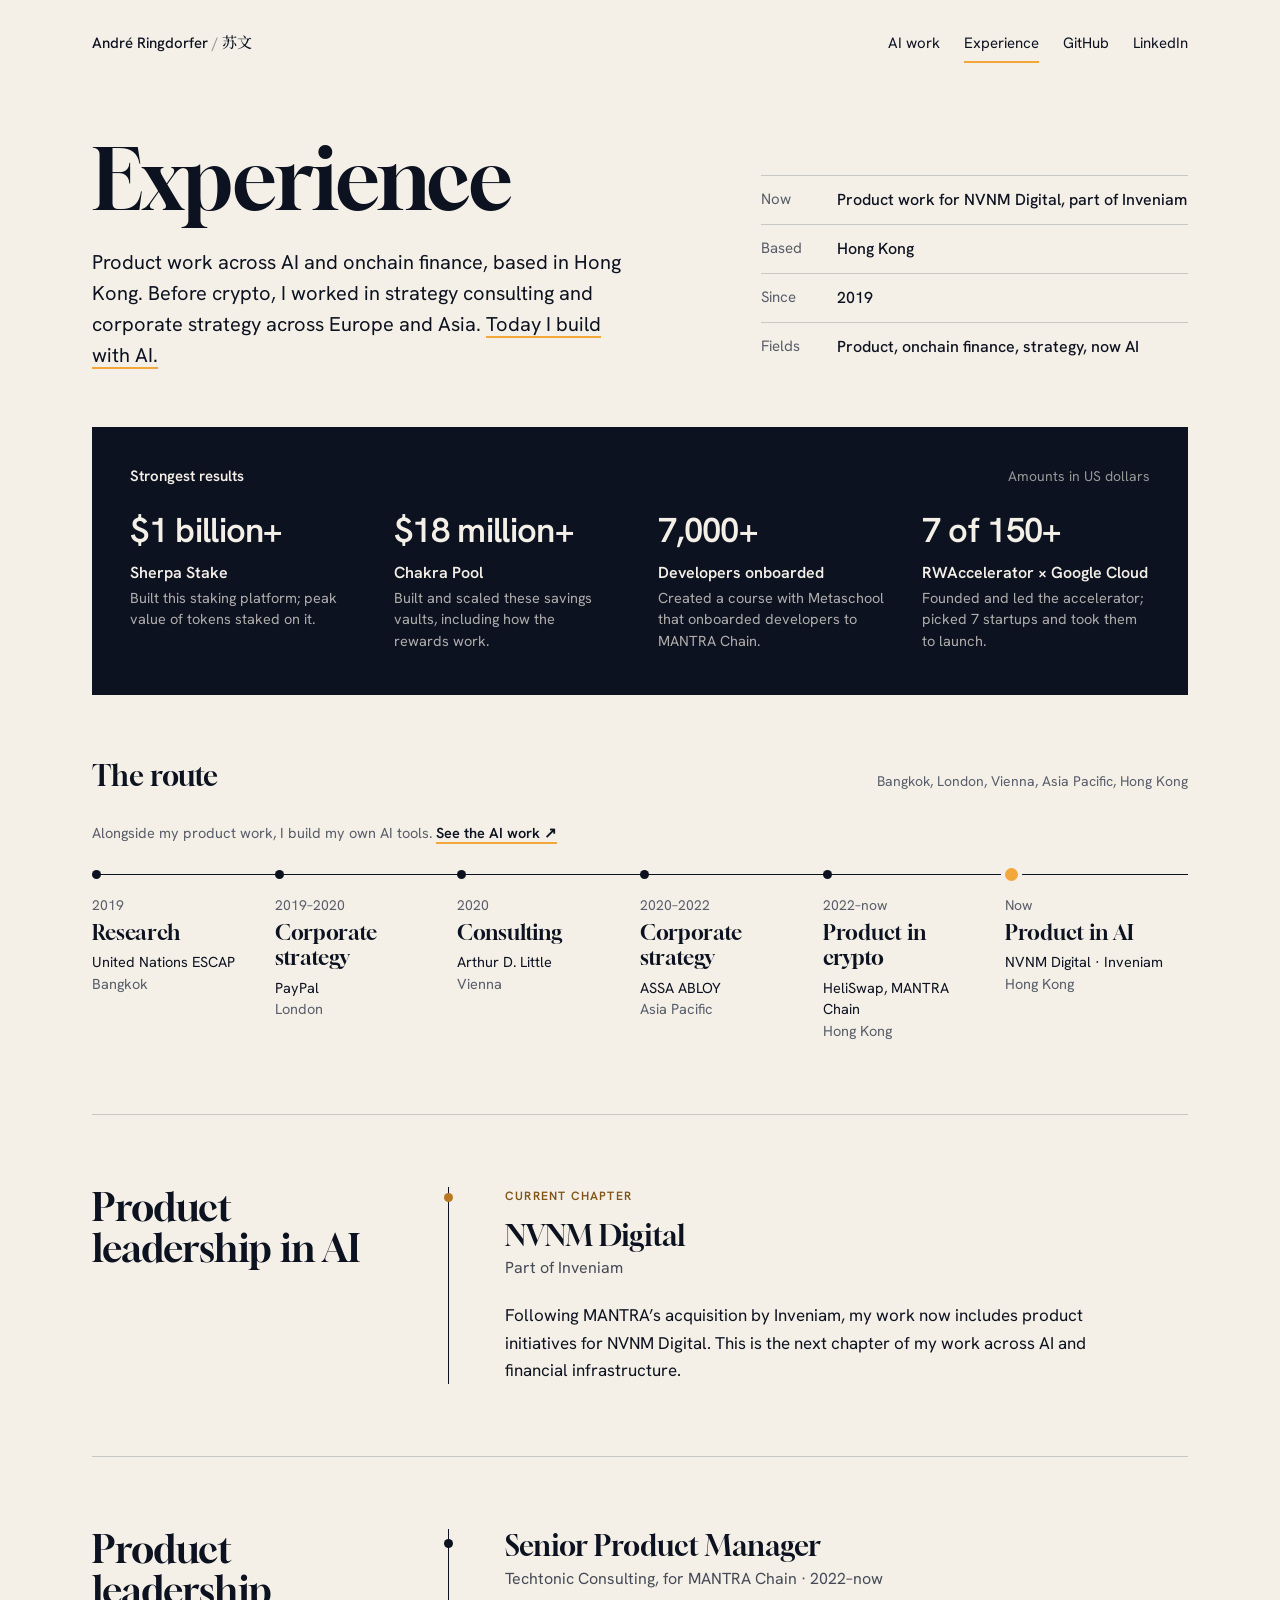
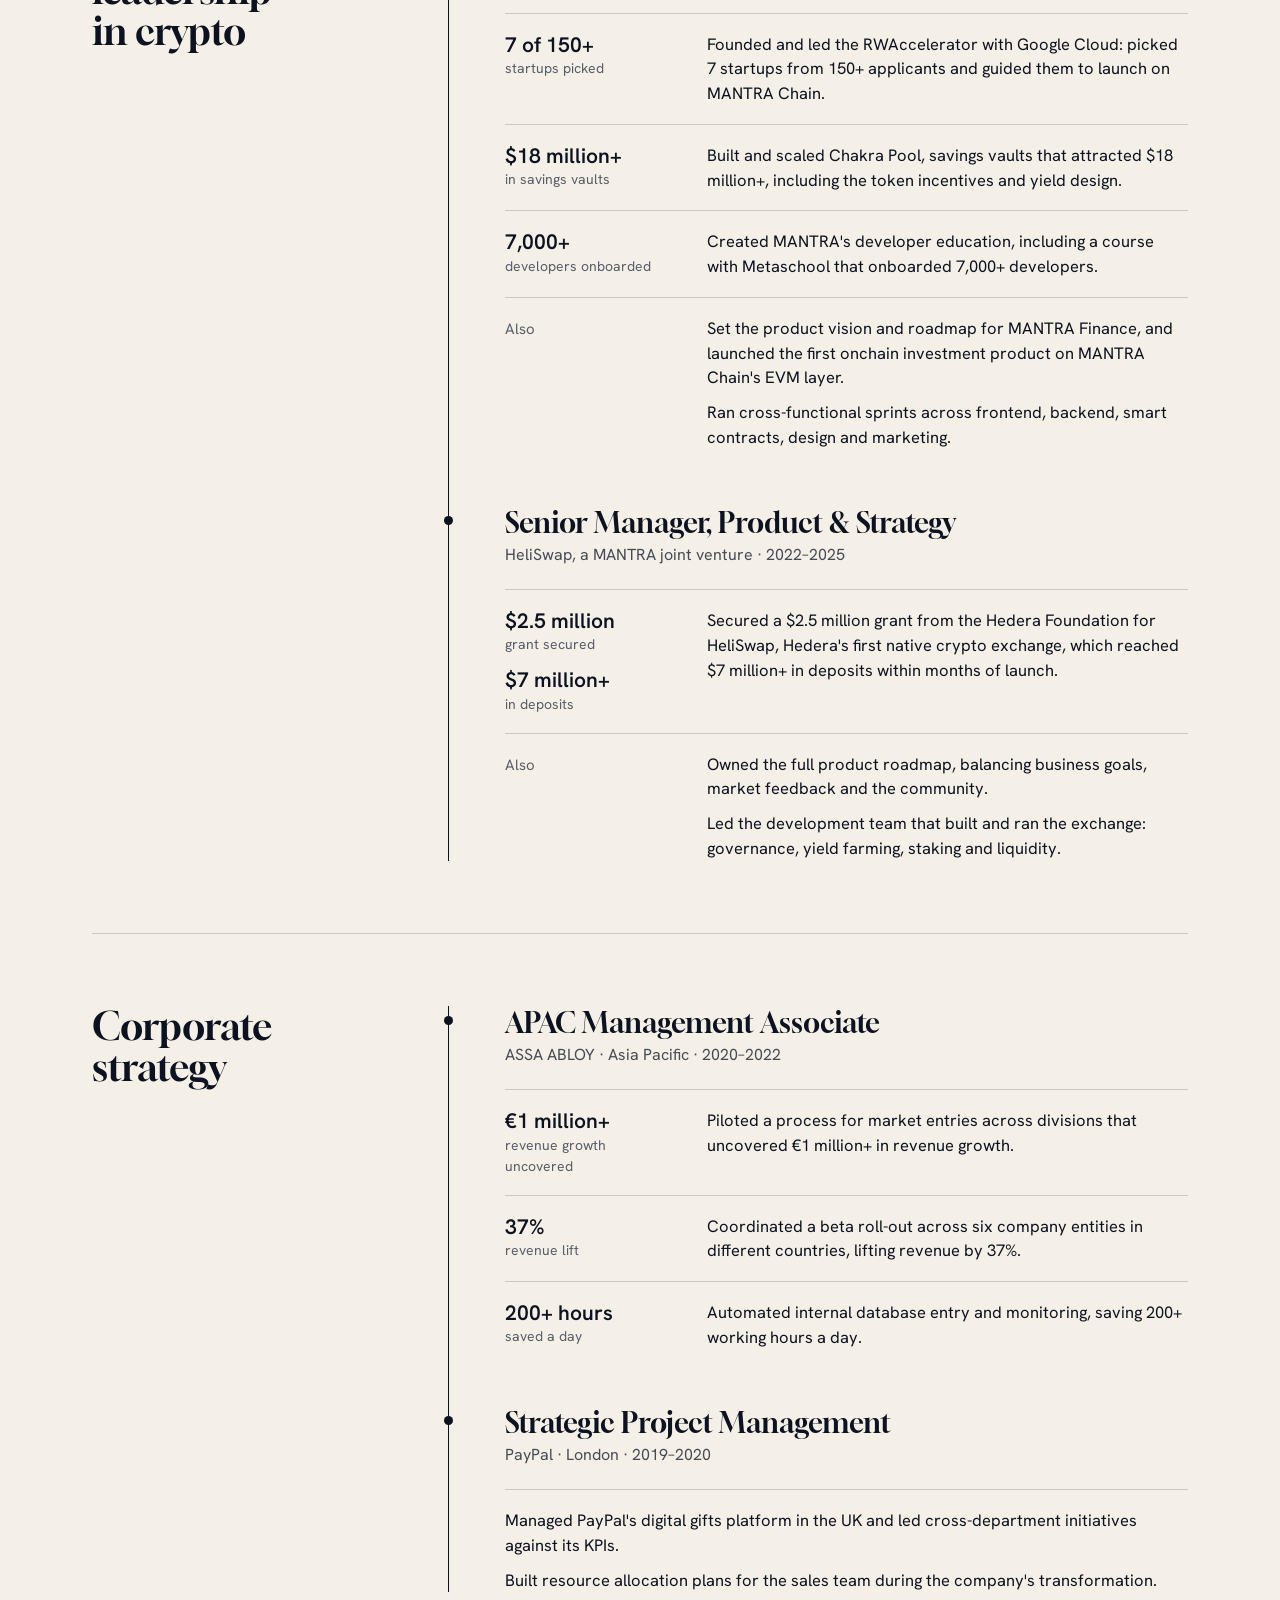
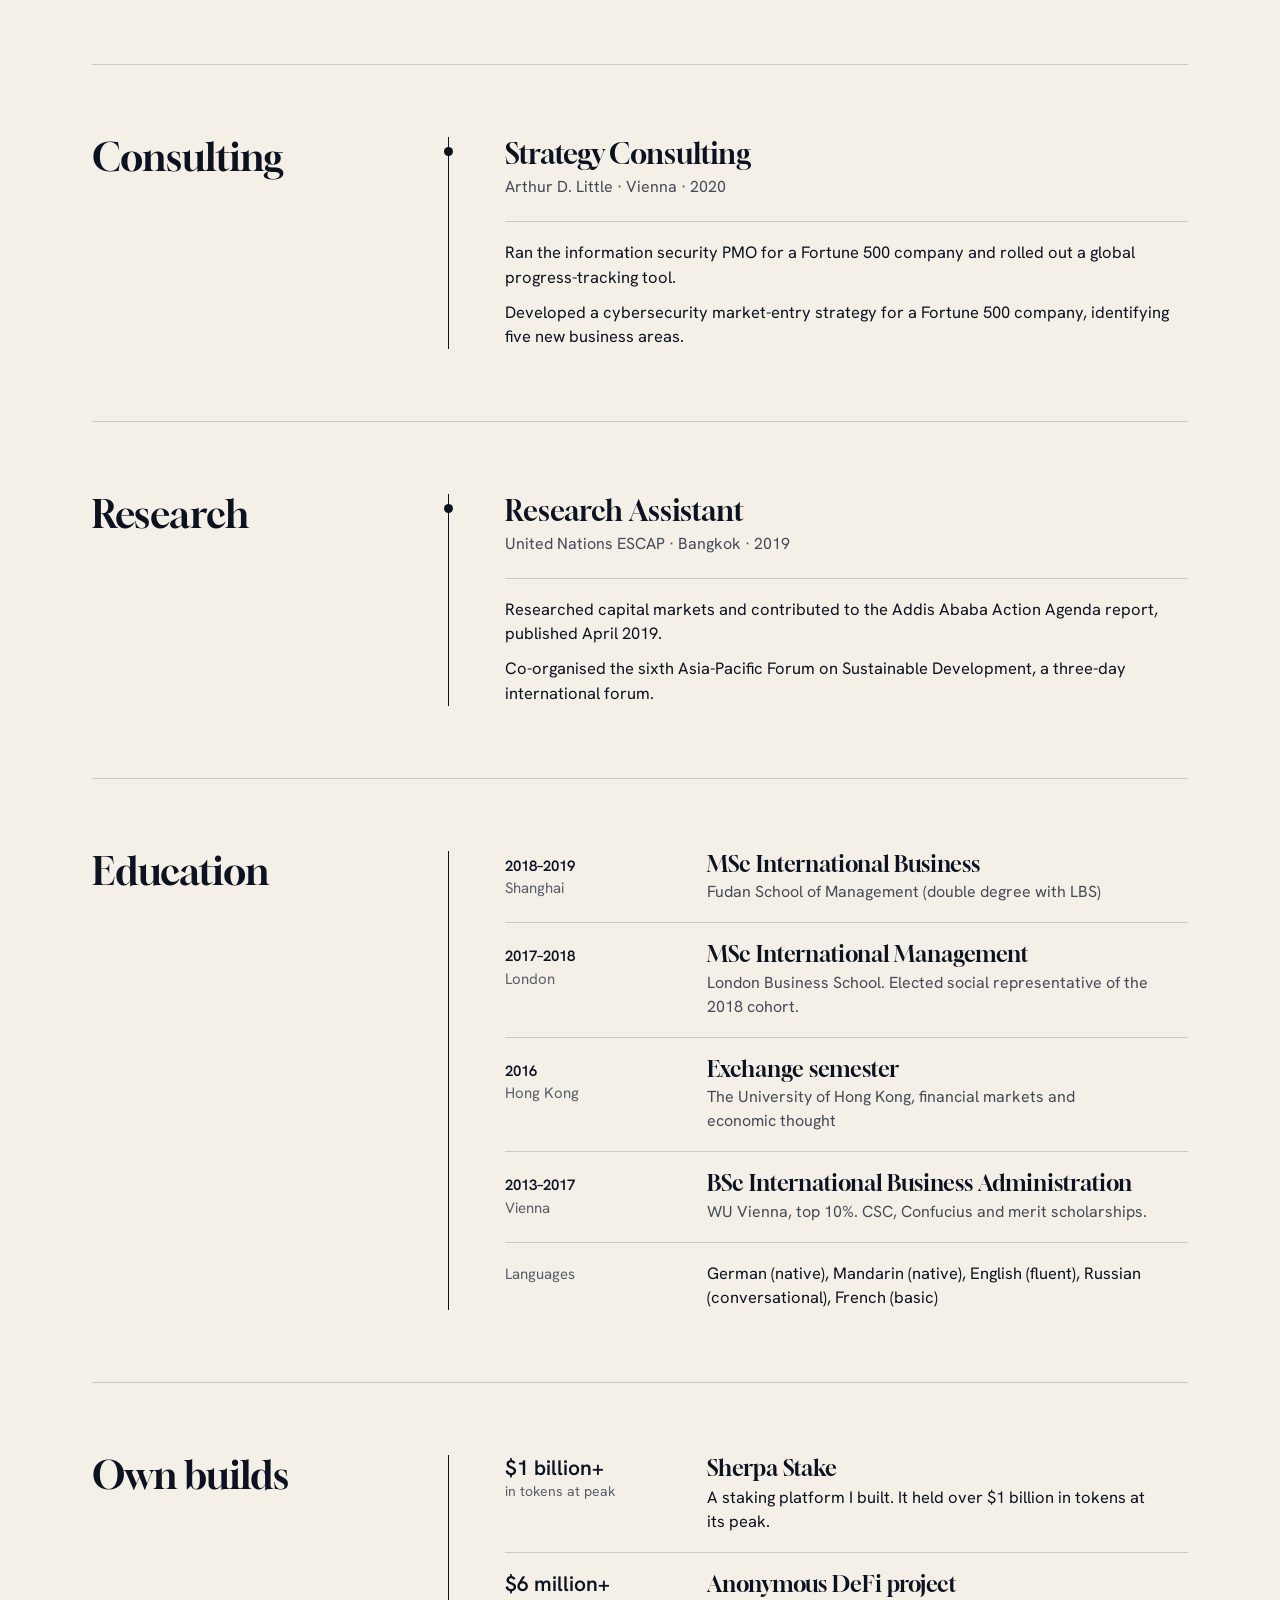
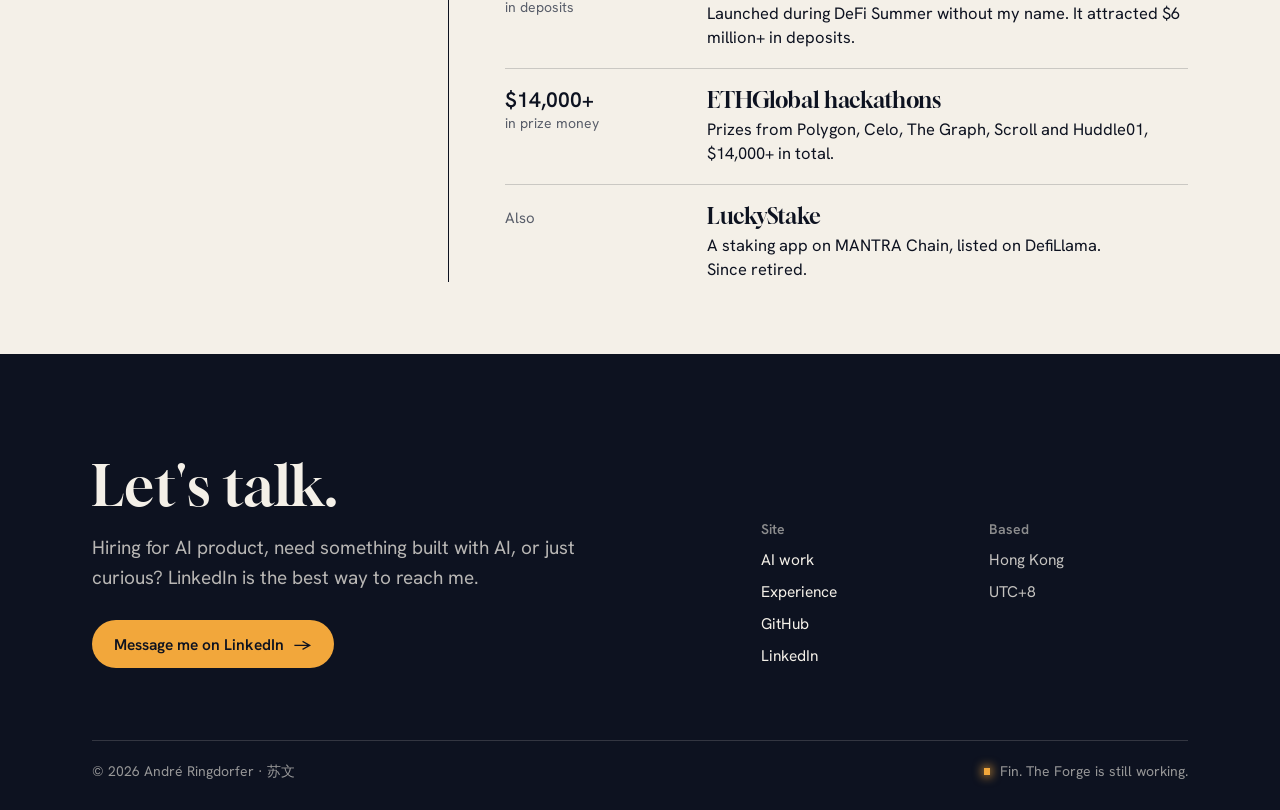
<file: experience.html>
<!doctype html>
<html lang="en">
<head>
<meta charset="utf-8">
<meta name="viewport" content="width=device-width, initial-scale=1">
<title>Experience · André Ringdorfer</title>
<meta name="description" content="André Ringdorfer: senior product manager in onchain finance in Hong Kong. Experience at MANTRA Chain, HeliSwap, ASSA ABLOY, Arthur D. Little, PayPal and UN ESCAP; studied at WU Vienna, London Business School and Fudan.">
<link rel="canonical" href="https://andre-ringdorfer.com/experience.html">
<meta name="robots" content="index, follow, max-image-preview:large">
<meta name="author" content="André Ringdorfer">
<link rel="icon" href="/favicon.ico" sizes="any">
<link rel="icon" href="/favicon.svg" type="image/svg+xml">
<link rel="apple-touch-icon" href="/apple-touch-icon.png">
<link rel="alternate" type="text/plain" href="/llms.txt" title="llms.txt">
<meta property="og:type" content="profile">
<meta property="og:site_name" content="André Ringdorfer">
<meta property="og:title" content="Experience · André Ringdorfer">
<meta property="og:description" content="André Ringdorfer: senior product manager in onchain finance in Hong Kong. Experience at MANTRA Chain, HeliSwap, ASSA ABLOY, Arthur D. Little, PayPal and UN ESCAP; studied at WU Vienna, London Business School and Fudan.">
<meta property="og:url" content="https://andre-ringdorfer.com/experience.html">
<meta property="og:image" content="https://andre-ringdorfer.com/og-image.jpg">
<meta property="og:image:width" content="1200">
<meta property="og:image:height" content="630">
<meta property="og:image:alt" content="André Ringdorfer: I run a team of AI agents from a Raspberry Pi.">
<meta property="og:locale" content="en_US">
<meta property="profile:first_name" content="André">
<meta property="profile:last_name" content="Ringdorfer">
<meta name="twitter:card" content="summary_large_image">
<meta name="twitter:title" content="Experience · André Ringdorfer">
<meta name="twitter:description" content="André Ringdorfer: senior product manager in onchain finance in Hong Kong. Experience at MANTRA Chain, HeliSwap, ASSA ABLOY, Arthur D. Little, PayPal and UN ESCAP; studied at WU Vienna, London Business School and Fudan.">
<meta name="twitter:image" content="https://andre-ringdorfer.com/og-image.jpg">
<link rel="preconnect" href="https://fonts.googleapis.com"><link rel="preconnect" href="https://fonts.gstatic.com" crossorigin="anonymous"><link href="https://fonts.googleapis.com/css2?family=Gloock&family=Hanken+Grotesk:wght@400;500;600;700&display=swap" rel="stylesheet"><link href="https://fonts.googleapis.com/css2?family=Noto+Serif+SC:wght@500&text=%E8%8B%8F%E6%96%87&display=swap" rel="stylesheet"><style>body{margin:0;background:#f4f0e8}a{color:#0d1220}a:hover{color:#8a5a12}html{scroll-behavior:smooth}.hvr:hover span:first-child,.hvr:focus-visible span:first-child{color:#f2a73b}

.xt{max-width:1240px;margin:0 auto;box-sizing:border-box;padding:0 clamp(20px,5.8vw,72px)}
.xt a{color:#0d1220}
.xt-bar{display:flex;justify-content:space-between;align-items:baseline;flex-wrap:wrap;gap:10px 24px;padding:26px 0}
.xt-who{text-decoration:none;font-size:15px;font-weight:500}.xt-who:hover{color:#8a5a12}
.xt-nav{display:flex;flex-wrap:wrap;gap:6px 24px;font-size:15px}.xt-nav a{text-decoration:none;padding:6px 0;border-bottom:2px solid transparent}.xt-nav a:hover{border-bottom-color:rgba(13,18,32,.3)}.xt-nav a[aria-current]{border-bottom-color:#f2a73b}
.xt-head{display:grid;grid-template-columns:minmax(0,7fr) minmax(0,5fr);gap:40px 72px;align-items:end;padding-top:clamp(32px,4vw,48px)}
.xt-head h1{font-family:'Gloock',serif;font-weight:400;font-size:clamp(56px,6.6vw,84px);line-height:1;letter-spacing:-.01em;margin:0 0 26px}
.xt-head p{font-size:clamp(17px,1.6vw,20px);line-height:1.55;margin:0;max-width:540px;text-wrap:pretty}
.xt-head p a{text-decoration:underline;text-decoration-color:#f2a73b;text-decoration-thickness:2px;text-underline-offset:5px}
.xt-head dl{margin:0;display:grid;grid-template-columns:76px minmax(0,1fr);font-size:16px}
.xt-head dt,.xt-head dd{border-top:1px solid rgba(13,18,32,.18);padding:12px 0;margin:0}
.xt-head dt{color:#585d69;font-size:15px}.xt-head dd{font-weight:500}
.xt-res{padding-top:clamp(40px,4.5vw,52px)}
.xt-cap,.xt-cap2{display:flex;justify-content:space-between;align-items:baseline;gap:8px 16px;flex-wrap:wrap;padding-bottom:10px}
.xt-cap span:first-child{font-size:15px;font-weight:600}.xt-cap span:last-child,.xt-cap2 span{font-size:14px;color:#585d69}
.xt-grid{display:grid;grid-template-columns:repeat(4,minmax(0,1fr));border-top:2px solid #0d1220}
.xt-grid>div{padding:18px 24px 0;border-left:1px solid rgba(13,18,32,.18)}
.xt-grid>div:first-child{padding-left:0;border-left:0}.xt-grid>div:last-child{padding-right:0}
.xt-grid b{display:block;font-size:clamp(24px,2.3vw,28px);font-weight:600;line-height:1.2;letter-spacing:-.01em}
.xt-grid strong{display:block;font-weight:600;margin-top:8px}
.xt-grid span{display:block;font-size:14.5px;color:#454a56;margin-top:2px;text-wrap:pretty}
.xt-route{padding:clamp(48px,5.5vw,64px) 0 clamp(48px,6vw,72px);border-bottom:1px solid rgba(13,18,32,.18)}
.xt-cap2 h2{font-family:'Gloock',serif;font-weight:400;font-size:28px;line-height:1.2;margin:0}
.xt-line{display:grid;grid-template-columns:repeat(6,minmax(0,1fr));margin-top:30px}
.xt-line a{position:relative;display:block;text-decoration:none;border-top:1px solid #0d1220;padding:20px 18px 0 0;font-size:14.5px}
.xt-line a:last-child{padding-right:0}
.xt-line i{position:absolute;top:-5px;left:0;width:9px;height:9px;border-radius:50%;background:#0d1220}
.xt-line a.current i{top:-7px;width:13px;height:13px;background:#f2a73b;box-shadow:0 0 0 4px #f4f0e8}
.xt-line span{display:block}.xt-line .y,.xt-line .c{color:#585d69}.xt-line .y{font-size:14px}
.xt-line .t{font-family:'Gloock',serif;font-size:21px;line-height:1.2;margin:4px 0 6px}
.xt-parallel{margin:18px 0 0;color:#585d69;font-size:14.5px;line-height:1.6}.xt-parallel a{color:#0d1220;font-weight:600;text-decoration-color:#f2a73b;text-decoration-thickness:2px;text-underline-offset:4px;white-space:nowrap}
.xt-line a:hover .t{color:#8a5a12}
@media (max-width:900px){.xt-head{grid-template-columns:1fr}.xt-grid{grid-template-columns:repeat(2,minmax(0,1fr))}.xt-grid>div:nth-child(3){padding-left:0;border-left:0}.xt-grid>div{padding-bottom:18px}.xt-grid>div:nth-child(n+3){border-top:1px solid rgba(13,18,32,.18)}
  .xt-line{grid-template-columns:1fr;margin-top:20px;border-left:1px solid #0d1220;margin-left:4px}.xt-line a{border-top:0;padding:0 0 22px 24px}.xt-line i{top:6px;left:-5px}.xt-line a.current i{left:-7px;top:4px}}
@media (max-width:520px){.xt-grid{grid-template-columns:1fr}.xt-grid>div{padding:16px 0!important;border-left:0!important}.xt-grid>div+div{border-top:1px solid rgba(13,18,32,.18)}}


/* The current AI chapter, before the completed crypto work. */
.xt-ai{display:flex;flex-wrap:wrap;gap:28px 56px;padding:clamp(48px,6vw,72px) 0;border-bottom:1px solid rgba(13,18,32,.18);scroll-margin-top:24px}
.xt-ai-heading{flex:1 1 240px;max-width:300px;min-width:0}
.xt-ai h2{font-family:'Gloock',serif;font-weight:400;font-size:clamp(30px,3.1vw,38px);line-height:1.08;margin:0;text-wrap:balance}
.xt-ai-body{position:relative;flex:3 1 460px;min-width:0;border-left:1px solid #0d1220;padding-left:clamp(20px,4.5vw,56px)}
.xt-ai-body::before{content:'';position:absolute;top:6px;left:-5px;width:9px;height:9px;border-radius:50%;background:#b87820}
.xt-ai-current{display:block;font-size:12px;font-weight:600;letter-spacing:.1em;text-transform:uppercase;color:#805316;margin-bottom:14px}
.xt-ai h3{font-family:'Gloock',serif;font-weight:400;font-size:28px;line-height:1.2;margin:0}
.xt-ai-affiliation{color:#454a56;margin:4px 0 22px;font-size:16px}
.xt-ai-description{margin:0;max-width:62ch;font-size:17px;line-height:1.6;text-wrap:pretty}

/* results as a dark panel so they read differently from the route line */
.xt-res{margin-top:clamp(40px,4.5vw,56px);padding:clamp(24px,3vw,40px) clamp(22px,3vw,44px) clamp(28px,3.4vw,44px)!important;background:#0d1220;color:#f4f0e8}
.xt-res .xt-cap span:first-child{color:#f4f0e8}.xt-res .xt-cap span:last-child{color:rgba(244,240,232,.6)}
.xt-res .xt-grid{border-top:0;gap:28px 36px;margin-top:14px}
.xt-res .xt-grid>div{padding:0!important;border:0!important}
.xt-res .xt-grid b{white-space:nowrap;font-size:clamp(28px,2.7vw,36px);line-height:1.08;letter-spacing:-.02em;color:#f4f0e8}
.xt-res .xt-grid strong{margin-top:12px;color:#f4f0e8}
.xt-res .xt-grid span{color:rgba(244,240,232,.7)}
@media (max-width:900px){.xt-res .xt-grid{grid-template-columns:repeat(2,minmax(0,1fr))}}
@media (max-width:520px){.xt-res .xt-grid{grid-template-columns:1fr}}
</style>
<style>
.hv1:hover,.hv1:focus-visible{color:#f2a73b !important}
.hv2:hover,.hv2:focus-visible{color:#f2a73b !important}
.hv3:hover,.hv3:focus-visible{color:#f2a73b !important}
.hv4:hover,.hv4:focus-visible{color:#f2a73b !important}
.hv5:hover,.hv5:focus-visible{color:#f2a73b !important}
.hv6:hover,.hv6:focus-visible{color:#f2a73b !important}
.hv7:hover,.hv7:focus-visible{color:#f2a73b !important}
.hv8:hover,.hv8:focus-visible{color:#f2a73b !important}
.hv9:hover,.hv9:focus-visible{color:#f2a73b !important}
.hv10:hover,.hv10:focus-visible{color:#f2a73b !important}
.hv11:hover,.hv11:focus-visible{color:#f2a73b !important}
.hv12:hover,.hv12:focus-visible{color:#f2a73b !important}
.hv13:hover,.hv13:focus-visible{color:#f4f0e8 !important}
.hv14:hover,.hv14:focus-visible{color:#0d1220 !important}
.hv15:hover,.hv15:focus-visible{color:#0d1220 !important}
.hv16:hover,.hv16:focus-visible{color:#0d1220 !important}
.hv17:hover,.hv17:focus-visible{color:#0d1220 !important}
.hv18:hover,.hv18:focus-visible{color:#f4f0e8 !important}
.hv19:hover,.hv19:focus-visible{color:#f2a73b !important}
@media (prefers-reduced-motion:reduce){html{scroll-behavior:auto}}
</style>
<link rel="stylesheet" href="footer.css">
<script type="application/ld+json">{"@context": "https://schema.org", "@graph": [{"@type": "WebSite", "@id": "https://andre-ringdorfer.com/#website", "url": "https://andre-ringdorfer.com/", "name": "André Ringdorfer", "alternateName": "苏文", "inLanguage": "en", "publisher": {"@id": "https://andre-ringdorfer.com/#person"}}, {"@type": "Person", "@id": "https://andre-ringdorfer.com/#person", "name": "André Ringdorfer", "alternateName": "苏文", "givenName": "André", "familyName": "Ringdorfer", "url": "https://andre-ringdorfer.com/", "jobTitle": "Senior Product Manager", "worksFor": {"@type": "Organization", "name": "Techtonic Consulting Ltd"}, "address": {"@type": "PostalAddress", "addressLocality": "Hong Kong", "addressCountry": "HK"}, "description": "Senior product manager in onchain finance in Hong Kong who builds AI agents. Before AI, he shipped crypto products including Sherpa Stake, Chakra Pool and HeliSwap.", "knowsAbout": ["AI agents", "AI-assisted software development", "Product management", "Onchain finance", "DeFi", "Staking", "Real-world assets", "Strategy"], "knowsLanguage": ["de", "zh", "en", "ru", "fr"], "alumniOf": [{"@type": "CollegeOrUniversity", "name": "WU Vienna University of Economics and Business"}, {"@type": "CollegeOrUniversity", "name": "London Business School"}, {"@type": "CollegeOrUniversity", "name": "Fudan University School of Management"}, {"@type": "CollegeOrUniversity", "name": "The University of Hong Kong"}], "sameAs": ["https://www.linkedin.com/in/andre-ringdorfer/", "https://github.com/ringman007"]}, {"@type": "ProfilePage", "@id": "https://andre-ringdorfer.com/experience.html#webpage", "url": "https://andre-ringdorfer.com/experience.html", "name": "Experience · André Ringdorfer", "description": "André Ringdorfer: senior product manager in onchain finance in Hong Kong. Experience at MANTRA Chain, HeliSwap, ASSA ABLOY, Arthur D. Little, PayPal and UN ESCAP; studied at WU Vienna, London Business School and Fudan.", "inLanguage": "en", "isPartOf": {"@id": "https://andre-ringdorfer.com/#website"}, "mainEntity": {"@id": "https://andre-ringdorfer.com/#person"}, "about": {"@id": "https://andre-ringdorfer.com/#person"}, "dateModified": "2026-11-18"}, {"@type": "BreadcrumbList", "itemListElement": [{"@type": "ListItem", "position": 1, "name": "Home", "item": "https://andre-ringdorfer.com/"}, {"@type": "ListItem", "position": 2, "name": "Experience", "item": "https://andre-ringdorfer.com/experience.html"}]}]}</script>
</head>
<body>
<div style="background:#f4f0e8;color:#0d1220;font-family:'Hanken Grotesk',sans-serif;font-size:16px;line-height:1.5">

  <div class="xt">
    <header class="xt-bar">
      <a class="xt-who" href="index.html">André Ringdorfer <span style="opacity:.4">/</span> <span style="font-family:'Noto Serif SC',serif">苏文</span></a>
      <nav class="xt-nav" aria-label="Site"><a href="index.html#work">AI work</a><a href="experience.html" aria-current="page">Experience</a><a href="https://github.com/ringman007" target="_blank" rel="noopener">GitHub</a><a href="https://www.linkedin.com/in/andre-ringdorfer/" target="_blank" rel="noopener">LinkedIn</a></nav>
    </header>
    <div class="xt-head">
      <div>
        <h1>Experience</h1>
        <p>Product work across AI and onchain finance, based in Hong Kong. Before crypto, I worked in strategy consulting and corporate strategy across Europe and Asia. <a href="index.html#work">Today I build with AI.</a></p>
      </div>
      <dl>
        <dt>Now</dt><dd>Product work for NVNM Digital, part of Inveniam</dd>
        <dt>Based</dt><dd>Hong Kong</dd>
        <dt>Since</dt><dd>2019</dd>
        <dt>Fields</dt><dd>Product, onchain finance, strategy, now AI</dd>
      </dl>
    </div>
    <div class="xt-res">
      <div class="xt-cap"><span>Strongest results</span><span>Amounts in US dollars</span></div>
      <div class="xt-grid">
        <div><b>$1 billion+</b><strong>Sherpa Stake</strong><span>Built this staking platform; peak value of tokens staked on it.</span></div>
        <div><b>$18 million+</b><strong>Chakra Pool</strong><span>Built and scaled these savings vaults, including how the rewards work.</span></div>
        <div><b>7,000+</b><strong>Developers onboarded</strong><span>Created a course with Metaschool that onboarded developers to MANTRA Chain.</span></div>
        <div><b>7 of 150+</b><strong>RWAccelerator × Google Cloud</strong><span>Founded and led the accelerator; picked 7 startups and took them to launch.</span></div>
      </div>
    </div>
    <div class="xt-route">
      <div class="xt-cap2"><h2>The route</h2><span>Bangkok, London, Vienna, Asia Pacific, Hong Kong</span></div>
      <p class="xt-parallel">Alongside my product work, I build my own AI tools. <a href="index.html#work">See the AI work ↗</a></p>
      <div class="xt-line">
        <a href="#research"><i></i><span class="y">2019</span><span class="t">Research</span><span>United Nations ESCAP</span><span class="c">Bangkok</span></a>
        <a href="#paypal"><i></i><span class="y">2019–2020</span><span class="t">Corporate strategy</span><span>PayPal</span><span class="c">London</span></a>
        <a href="#consulting"><i></i><span class="y">2020</span><span class="t">Consulting</span><span>Arthur D. Little</span><span class="c">Vienna</span></a>
        <a href="#assa-abloy"><i></i><span class="y">2020–2022</span><span class="t">Corporate strategy</span><span>ASSA ABLOY</span><span class="c">Asia Pacific</span></a>
        <a href="#crypto"><i></i><span class="y">2022–now</span><span class="t">Product in crypto</span><span>HeliSwap, MANTRA Chain</span><span class="c">Hong Kong</span></a>
        <a class="current" href="#ai-leadership"><i></i><span class="y">Now</span><span class="t">Product in AI</span><span>NVNM Digital · Inveniam</span><span class="c">Hong Kong</span></a>
      </div>
    </div>
  </div>

  <main style="max-width:1240px;margin:0 auto;box-sizing:border-box;padding:0 clamp(20px,5.8vw,72px)">

    <section class="xt-ai" id="ai-leadership" aria-labelledby="ai-leadership-title">
      <div class="xt-ai-heading">
        <h2 id="ai-leadership-title">Product leadership in AI</h2>
      </div>
      <div class="xt-ai-body">
        <span class="xt-ai-current">Current chapter</span>
        <h3>NVNM Digital</h3>
        <p class="xt-ai-affiliation">Part of Inveniam</p>
        <p class="xt-ai-description">Following MANTRA’s acquisition by Inveniam, my work now includes product initiatives for NVNM Digital. This is the next chapter of my work across AI and financial infrastructure.</p>
      </div>
    </section>

    <section id="crypto" style="display:flex;flex-wrap:wrap;gap:28px 56px;padding:clamp(48px,6vw,72px) 0;scroll-margin-top:8px">
      <div style="flex:1 1 240px;max-width:300px;min-width:0">
        <h2 style="font-family:'Gloock',serif;font-weight:400;font-size:clamp(30px,3.1vw,38px);line-height:1.08;margin:0;text-wrap:balance">Product leadership in crypto</h2>
      </div>
      <div style="flex:3 1 460px;min-width:0;border-left:1px solid #0d1220;padding-left:clamp(20px,4.5vw,56px);display:grid;gap:56px">
        <article id="mantra" style="position:relative;scroll-margin-top:24px">
          <span style="position:absolute;top:10px;left:calc(-1 * clamp(20px,4.5vw,56px) - 5px);width:9px;height:9px;border-radius:50%;background:#0d1220"></span>
          <h3 style="font-family:'Gloock',serif;font-weight:400;font-size:28px;line-height:1.2;margin:0">Senior Product Manager</h3>
          <div style="color:#454a56;margin:4px 0 22px">Techtonic Consulting, for MANTRA Chain · 2022–now</div>
          <div style="display:flex;flex-wrap:wrap;gap:6px 32px;padding:18px 0;border-top:1px solid rgba(13,18,32,.18)">
            <div style="flex:0 0 170px"><div style="font-size:21px;font-weight:600;line-height:1.25">7 of 150+</div><div style="font-size:14px;color:#585d69">startups picked</div></div>
            <p style="flex:1 1 300px;min-width:0;margin:0;font-size:16.5px;text-wrap:pretty">Founded and led the RWAccelerator with Google Cloud: picked 7 startups from 150+ applicants and guided them to launch on MANTRA Chain.</p>
          </div>
          <div style="display:flex;flex-wrap:wrap;gap:6px 32px;padding:18px 0;border-top:1px solid rgba(13,18,32,.18)">
            <div style="flex:0 0 170px"><div style="font-size:21px;font-weight:600;line-height:1.25">$18 million+</div><div style="font-size:14px;color:#585d69">in savings vaults</div></div>
            <p style="flex:1 1 300px;min-width:0;margin:0;font-size:16.5px;text-wrap:pretty">Built and scaled Chakra Pool, savings vaults that attracted $18 million+, including the token incentives and yield design.</p>
          </div>
          <div style="display:flex;flex-wrap:wrap;gap:6px 32px;padding:18px 0;border-top:1px solid rgba(13,18,32,.18)">
            <div style="flex:0 0 170px"><div style="font-size:21px;font-weight:600;line-height:1.25">7,000+</div><div style="font-size:14px;color:#585d69">developers onboarded</div></div>
            <p style="flex:1 1 300px;min-width:0;margin:0;font-size:16.5px;text-wrap:pretty">Created MANTRA's developer education, including a course with Metaschool that onboarded 7,000+ developers.</p>
          </div>
          <div style="display:flex;flex-wrap:wrap;gap:6px 32px;padding:18px 0 0;border-top:1px solid rgba(13,18,32,.18)">
            <div style="flex:0 0 170px;font-size:15px;color:#585d69;padding-top:2px">Also</div>
            <div style="flex:1 1 300px;min-width:0;display:grid;gap:10px;font-size:16.5px">
              <p style="margin:0;text-wrap:pretty">Set the product vision and roadmap for MANTRA Finance, and launched the first onchain investment product on MANTRA Chain's EVM layer.</p>
              <p style="margin:0;text-wrap:pretty">Ran cross-functional sprints across frontend, backend, smart contracts, design and marketing.</p>
            </div>
          </div>
        </article>
        <article id="heliswap" style="position:relative;scroll-margin-top:24px">
          <span style="position:absolute;top:10px;left:calc(-1 * clamp(20px,4.5vw,56px) - 5px);width:9px;height:9px;border-radius:50%;background:#0d1220"></span>
          <h3 style="font-family:'Gloock',serif;font-weight:400;font-size:28px;line-height:1.2;margin:0">Senior Manager, Product &amp; Strategy</h3>
          <div style="color:#454a56;margin:4px 0 22px">HeliSwap, a MANTRA joint venture · 2022–2025</div>
          <div style="display:flex;flex-wrap:wrap;gap:6px 32px;padding:18px 0;border-top:1px solid rgba(13,18,32,.18)">
            <div style="flex:0 0 170px;display:grid;gap:12px;align-content:start">
              <div><div style="font-size:21px;font-weight:600;line-height:1.25">$2.5 million</div><div style="font-size:14px;color:#585d69">grant secured</div></div>
              <div><div style="font-size:21px;font-weight:600;line-height:1.25">$7 million+</div><div style="font-size:14px;color:#585d69">in deposits</div></div>
            </div>
            <p style="flex:1 1 300px;min-width:0;margin:0;font-size:16.5px;text-wrap:pretty">Secured a $2.5 million grant from the Hedera Foundation for HeliSwap, Hedera's first native crypto exchange, which reached $7 million+ in deposits within months of launch.</p>
          </div>
          <div style="display:flex;flex-wrap:wrap;gap:6px 32px;padding:18px 0 0;border-top:1px solid rgba(13,18,32,.18)">
            <div style="flex:0 0 170px;font-size:15px;color:#585d69;padding-top:2px">Also</div>
            <div style="flex:1 1 300px;min-width:0;display:grid;gap:10px;font-size:16.5px">
              <p style="margin:0;text-wrap:pretty">Owned the full product roadmap, balancing business goals, market feedback and the community.</p>
              <p style="margin:0;text-wrap:pretty">Led the development team that built and ran the exchange: governance, yield farming, staking and liquidity.</p>
            </div>
          </div>
        </article>
      </div>
    </section>

    <section id="strategy" style="display:flex;flex-wrap:wrap;gap:28px 56px;padding:clamp(48px,6vw,72px) 0;border-top:1px solid rgba(13,18,32,.18);scroll-margin-top:8px">
      <div style="flex:1 1 240px;max-width:300px;min-width:0">
        <h2 style="font-family:'Gloock',serif;font-weight:400;font-size:clamp(30px,3.1vw,38px);line-height:1.08;margin:0;text-wrap:balance">Corporate strategy</h2>
      </div>
      <div style="flex:3 1 460px;min-width:0;border-left:1px solid #0d1220;padding-left:clamp(20px,4.5vw,56px);display:grid;gap:56px">
        <article id="assa-abloy" style="position:relative;scroll-margin-top:24px">
          <span style="position:absolute;top:10px;left:calc(-1 * clamp(20px,4.5vw,56px) - 5px);width:9px;height:9px;border-radius:50%;background:#0d1220"></span>
          <h3 style="font-family:'Gloock',serif;font-weight:400;font-size:28px;line-height:1.2;margin:0">APAC Management Associate</h3>
          <div style="color:#454a56;margin:4px 0 22px">ASSA ABLOY · Asia Pacific · 2020–2022</div>
          <div style="display:flex;flex-wrap:wrap;gap:6px 32px;padding:18px 0;border-top:1px solid rgba(13,18,32,.18)">
            <div style="flex:0 0 170px"><div style="font-size:21px;font-weight:600;line-height:1.25">€1 million+</div><div style="font-size:14px;color:#585d69">revenue growth uncovered</div></div>
            <p style="flex:1 1 300px;min-width:0;margin:0;font-size:16.5px;text-wrap:pretty">Piloted a process for market entries across divisions that uncovered €1 million+ in revenue growth.</p>
          </div>
          <div style="display:flex;flex-wrap:wrap;gap:6px 32px;padding:18px 0;border-top:1px solid rgba(13,18,32,.18)">
            <div style="flex:0 0 170px"><div style="font-size:21px;font-weight:600;line-height:1.25">37%</div><div style="font-size:14px;color:#585d69">revenue lift</div></div>
            <p style="flex:1 1 300px;min-width:0;margin:0;font-size:16.5px;text-wrap:pretty">Coordinated a beta roll-out across six company entities in different countries, lifting revenue by 37%.</p>
          </div>
          <div style="display:flex;flex-wrap:wrap;gap:6px 32px;padding:18px 0 0;border-top:1px solid rgba(13,18,32,.18)">
            <div style="flex:0 0 170px"><div style="font-size:21px;font-weight:600;line-height:1.25">200+ hours</div><div style="font-size:14px;color:#585d69">saved a day</div></div>
            <p style="flex:1 1 300px;min-width:0;margin:0;font-size:16.5px;text-wrap:pretty">Automated internal database entry and monitoring, saving 200+ working hours a day.</p>
          </div>
        </article>
        <article id="paypal" style="position:relative;scroll-margin-top:24px">
          <span style="position:absolute;top:10px;left:calc(-1 * clamp(20px,4.5vw,56px) - 5px);width:9px;height:9px;border-radius:50%;background:#0d1220"></span>
          <h3 style="font-family:'Gloock',serif;font-weight:400;font-size:28px;line-height:1.2;margin:0">Strategic Project Management</h3>
          <div style="color:#454a56;margin:4px 0 22px">PayPal · London · 2019–2020</div>
          <div style="display:grid;gap:10px;font-size:16.5px;padding-top:18px;border-top:1px solid rgba(13,18,32,.18)">
            <p style="margin:0;text-wrap:pretty">Managed PayPal's digital gifts platform in the UK and led cross-department initiatives against its KPIs.</p>
            <p style="margin:0;text-wrap:pretty">Built resource allocation plans for the sales team during the company's transformation.</p>
          </div>
        </article>
      </div>
    </section>

    <section id="consulting" style="display:flex;flex-wrap:wrap;gap:28px 56px;padding:clamp(48px,6vw,72px) 0;border-top:1px solid rgba(13,18,32,.18);scroll-margin-top:8px">
      <div style="flex:1 1 240px;max-width:300px;min-width:0">
        <h2 style="font-family:'Gloock',serif;font-weight:400;font-size:clamp(30px,3.1vw,38px);line-height:1.08;margin:0;text-wrap:balance">Consulting</h2>
      </div>
      <div style="flex:3 1 460px;min-width:0;border-left:1px solid #0d1220;padding-left:clamp(20px,4.5vw,56px)">
        <article style="position:relative">
          <span style="position:absolute;top:10px;left:calc(-1 * clamp(20px,4.5vw,56px) - 5px);width:9px;height:9px;border-radius:50%;background:#0d1220"></span>
          <h3 style="font-family:'Gloock',serif;font-weight:400;font-size:28px;line-height:1.2;margin:0">Strategy Consulting</h3>
          <div style="color:#454a56;margin:4px 0 22px">Arthur D. Little · Vienna · 2020</div>
          <div style="display:grid;gap:10px;font-size:16.5px;padding-top:18px;border-top:1px solid rgba(13,18,32,.18)">
            <p style="margin:0;text-wrap:pretty">Ran the information security PMO for a Fortune 500 company and rolled out a global progress-tracking tool.</p>
            <p style="margin:0;text-wrap:pretty">Developed a cybersecurity market-entry strategy for a Fortune 500 company, identifying five new business areas.</p>
          </div>
        </article>
      </div>
    </section>

    <section id="research" style="display:flex;flex-wrap:wrap;gap:28px 56px;padding:clamp(48px,6vw,72px) 0;border-top:1px solid rgba(13,18,32,.18);scroll-margin-top:8px">
      <div style="flex:1 1 240px;max-width:300px;min-width:0">
        <h2 style="font-family:'Gloock',serif;font-weight:400;font-size:clamp(30px,3.1vw,38px);line-height:1.08;margin:0;text-wrap:balance">Research</h2>
      </div>
      <div style="flex:3 1 460px;min-width:0;border-left:1px solid #0d1220;padding-left:clamp(20px,4.5vw,56px)">
        <article style="position:relative">
          <span style="position:absolute;top:10px;left:calc(-1 * clamp(20px,4.5vw,56px) - 5px);width:9px;height:9px;border-radius:50%;background:#0d1220"></span>
          <h3 style="font-family:'Gloock',serif;font-weight:400;font-size:28px;line-height:1.2;margin:0">Research Assistant</h3>
          <div style="color:#454a56;margin:4px 0 22px">United Nations ESCAP · Bangkok · 2019</div>
          <div style="display:grid;gap:10px;font-size:16.5px;padding-top:18px;border-top:1px solid rgba(13,18,32,.18)">
            <p style="margin:0;text-wrap:pretty">Researched capital markets and contributed to the Addis Ababa Action Agenda report, published April 2019.</p>
            <p style="margin:0;text-wrap:pretty">Co-organised the sixth Asia-Pacific Forum on Sustainable Development, a three-day international forum.</p>
          </div>
        </article>
      </div>
    </section>

    <section id="education" style="display:flex;flex-wrap:wrap;gap:28px 56px;padding:clamp(48px,6vw,72px) 0;border-top:1px solid rgba(13,18,32,.18);scroll-margin-top:8px">
      <div style="flex:1 1 240px;max-width:300px;min-width:0">
        <h2 style="font-family:'Gloock',serif;font-weight:400;font-size:clamp(30px,3.1vw,38px);line-height:1.08;margin:0;text-wrap:balance">Education</h2>
      </div>
      <div style="flex:3 1 460px;min-width:0;border-left:1px solid #0d1220;padding-left:clamp(20px,4.5vw,56px)">
        <div style="display:flex;flex-wrap:wrap;gap:4px 32px;padding:0 0 18px">
          <div style="flex:0 0 170px;font-size:15px;padding-top:4px"><div style="font-weight:600">2018–2019</div><div style="color:#585d69">Shanghai</div></div>
          <div style="flex:1 1 300px;min-width:0"><h3 style="font-family:'Gloock',serif;font-weight:400;font-size:22px;line-height:1.25;margin:0 0 2px">MSc International Business</h3><p style="margin:0;color:#454a56;text-wrap:pretty">Fudan School of Management (double degree with LBS)</p></div>
        </div>
        <div style="display:flex;flex-wrap:wrap;gap:4px 32px;padding:18px 0;border-top:1px solid rgba(13,18,32,.18)">
          <div style="flex:0 0 170px;font-size:15px;padding-top:4px"><div style="font-weight:600">2017–2018</div><div style="color:#585d69">London</div></div>
          <div style="flex:1 1 300px;min-width:0"><h3 style="font-family:'Gloock',serif;font-weight:400;font-size:22px;line-height:1.25;margin:0 0 2px">MSc International Management</h3><p style="margin:0;color:#454a56;text-wrap:pretty">London Business School. Elected social representative of the 2018 cohort.</p></div>
        </div>
        <div style="display:flex;flex-wrap:wrap;gap:4px 32px;padding:18px 0;border-top:1px solid rgba(13,18,32,.18)">
          <div style="flex:0 0 170px;font-size:15px;padding-top:4px"><div style="font-weight:600">2016</div><div style="color:#585d69">Hong Kong</div></div>
          <div style="flex:1 1 300px;min-width:0"><h3 style="font-family:'Gloock',serif;font-weight:400;font-size:22px;line-height:1.25;margin:0 0 2px">Exchange semester</h3><p style="margin:0;color:#454a56;text-wrap:pretty">The University of Hong Kong, financial markets and economic thought</p></div>
        </div>
        <div style="display:flex;flex-wrap:wrap;gap:4px 32px;padding:18px 0;border-top:1px solid rgba(13,18,32,.18)">
          <div style="flex:0 0 170px;font-size:15px;padding-top:4px"><div style="font-weight:600">2013–2017</div><div style="color:#585d69">Vienna</div></div>
          <div style="flex:1 1 300px;min-width:0"><h3 style="font-family:'Gloock',serif;font-weight:400;font-size:22px;line-height:1.25;margin:0 0 2px">BSc International Business Administration</h3><p style="margin:0;color:#454a56;text-wrap:pretty">WU Vienna, top 10%. CSC, Confucius and merit scholarships.</p></div>
        </div>
        <div style="display:flex;flex-wrap:wrap;gap:4px 32px;padding:18px 0 0;border-top:1px solid rgba(13,18,32,.18)">
          <div style="flex:0 0 170px;font-size:15px;color:#585d69;padding-top:2px">Languages</div>
          <p style="flex:1 1 300px;min-width:0;margin:0;font-size:16.5px;text-wrap:pretty">German (native), Mandarin (native), English (fluent), Russian (conversational), French (basic)</p>
        </div>
      </div>
    </section>

    <section id="own-builds" style="display:flex;flex-wrap:wrap;gap:28px 56px;padding:clamp(48px,6vw,72px) 0;border-top:1px solid rgba(13,18,32,.18);scroll-margin-top:8px">
      <div style="flex:1 1 240px;max-width:300px;min-width:0">
        <h2 style="font-family:'Gloock',serif;font-weight:400;font-size:clamp(30px,3.1vw,38px);line-height:1.08;margin:0;text-wrap:balance">Own builds</h2>
      </div>
      <div style="flex:3 1 460px;min-width:0;border-left:1px solid #0d1220;padding-left:clamp(20px,4.5vw,56px)">
        <div style="display:flex;flex-wrap:wrap;gap:6px 32px;padding:0 0 18px">
          <div style="flex:0 0 170px"><div style="font-size:21px;font-weight:600;line-height:1.25">$1 billion+</div><div style="font-size:14px;color:#585d69">in tokens at peak</div></div>
          <div style="flex:1 1 300px;min-width:0"><h3 style="font-family:'Gloock',serif;font-weight:400;font-size:22px;line-height:1.25;margin:0 0 2px">Sherpa Stake</h3><p style="margin:0;font-size:16.5px;text-wrap:pretty">A staking platform I built. It held over $1 billion in tokens at its peak.</p></div>
        </div>
        <div style="display:flex;flex-wrap:wrap;gap:6px 32px;padding:18px 0;border-top:1px solid rgba(13,18,32,.18)">
          <div style="flex:0 0 170px"><div style="font-size:21px;font-weight:600;line-height:1.25">$6 million+</div><div style="font-size:14px;color:#585d69">in deposits</div></div>
          <div style="flex:1 1 300px;min-width:0"><h3 style="font-family:'Gloock',serif;font-weight:400;font-size:22px;line-height:1.25;margin:0 0 2px">Anonymous DeFi project</h3><p style="margin:0;font-size:16.5px;text-wrap:pretty">Launched during DeFi Summer without my name. It attracted $6 million+ in deposits.</p></div>
        </div>
        <div style="display:flex;flex-wrap:wrap;gap:6px 32px;padding:18px 0;border-top:1px solid rgba(13,18,32,.18)">
          <div style="flex:0 0 170px"><div style="font-size:21px;font-weight:600;line-height:1.25">$14,000+</div><div style="font-size:14px;color:#585d69">in prize money</div></div>
          <div style="flex:1 1 300px;min-width:0"><h3 style="font-family:'Gloock',serif;font-weight:400;font-size:22px;line-height:1.25;margin:0 0 2px">ETHGlobal hackathons</h3><p style="margin:0;font-size:16.5px;text-wrap:pretty">Prizes from Polygon, Celo, The Graph, Scroll and Huddle01, $14,000+ in total.</p></div>
        </div>
        <div style="display:flex;flex-wrap:wrap;gap:6px 32px;padding:18px 0 0;border-top:1px solid rgba(13,18,32,.18)">
          <div style="flex:0 0 170px;font-size:15px;color:#585d69;padding-top:4px">Also</div>
          <div style="flex:1 1 300px;min-width:0"><h3 style="font-family:'Gloock',serif;font-weight:400;font-size:22px;line-height:1.25;margin:0 0 2px">LuckyStake</h3><p style="margin:0;font-size:16.5px;text-wrap:pretty">A staking app on MANTRA Chain, listed on DefiLlama. Since retired.</p></div>
        </div>
      </div>
    </section>
  </main>

<footer class="ft" id="contact">
  <div class="ft-in">
    <div class="ft-main">
      <div>
        <h2>Let's talk.</h2>
        <p class="ft-lede">Hiring for AI product, need something built with AI, or just curious? LinkedIn is the best way to reach me.</p>
        <a class="ft-btn" href="https://www.linkedin.com/in/andre-ringdorfer/" target="_blank" rel="noopener">Message me on LinkedIn <span aria-hidden="true">→</span></a>
      </div>
      <nav class="ft-links" aria-label="Footer">
        <div><h3>Site</h3><ul><li><a href="index.html#work">AI work</a></li><li><a href="experience.html">Experience</a></li><li><a href="https://github.com/ringman007" target="_blank" rel="noopener">GitHub</a></li><li><a href="https://www.linkedin.com/in/andre-ringdorfer/" target="_blank" rel="noopener">LinkedIn</a></li></ul></div>
        <div><h3>Based</h3><ul><li><span>Hong Kong</span></li><li><span>UTC+8</span></li></ul></div>
      </nav>
    </div>
    <div class="ft-base"><span>© 2026 André Ringdorfer · 苏文</span><span><i aria-hidden="true"></i>Fin. The Forge is still working.</span></div>
  </div>
</footer>
</div>
<script>
(() => {
  const route = document.querySelector('.xt-line');
  const stops = [...route.children];
  const locations = document.querySelector('.xt-route .xt-cap2 > span');
  const vertical = matchMedia('(max-width:900px)');
  function orderRoute() {
    route.append(...(vertical.matches ? [...stops].reverse() : stops));
    locations.textContent = vertical.matches
      ? 'Hong Kong, Asia Pacific, Vienna, London, Bangkok'
      : 'Bangkok, London, Vienna, Asia Pacific, Hong Kong';
  }
  vertical.addEventListener('change', orderRoute);
  orderRoute();
})();
</script>
</body>
</html>
</file>
<file: footer.css>
/* shared site footer (homepage + experience) */
.ft{background:#0d1220;color:#f4f0e8;font-family:'Hanken Grotesk',system-ui,sans-serif}
.ft-in{max-width:var(--ft-max,1240px);margin:0 auto;box-sizing:border-box;padding:0 var(--ft-gut,clamp(20px,5.8vw,72px))}
.ft-main{display:grid;grid-template-columns:minmax(0,1.4fr) minmax(0,1fr);gap:40px 72px;align-items:end;padding:clamp(64px,8vw,104px) 0 clamp(48px,6vw,72px)}
.ft h2{font-family:'Gloock',serif;font-weight:400;font-size:clamp(36px,4.4vw,56px);line-height:1.05;margin:0}
.ft-lede{margin:18px 0 0;max-width:46ch;font-size:clamp(17px,1.5vw,19px);line-height:1.55;color:rgba(244,240,232,.74)}
.ft-btn{display:inline-flex;align-items:center;gap:10px;margin-top:28px;min-height:48px;padding:0 22px;border-radius:999px;background:#f2a73b;color:#0d1220;font-weight:600;font-size:15.5px;text-decoration:none;transition:background .2s}
.ft-btn:hover,.ft-btn:focus-visible{background:#f4f0e8}
.ft-links{display:grid;grid-template-columns:repeat(2,minmax(0,1fr));gap:28px}
.ft-links h3{margin:0 0 10px;font:600 14px/1.3 'Hanken Grotesk',sans-serif;color:rgba(244,240,232,.55)}
.ft-links ul{list-style:none;margin:0;padding:0;display:flex;flex-direction:column;gap:8px}
.ft-links a{color:#f4f0e8;text-decoration:none;font-size:15.5px}.ft-links a:hover,.ft-links a:focus-visible{color:#f2a73b}
.ft-links li span{font-size:15.5px;color:rgba(244,240,232,.8)}
.ft-base{display:flex;flex-wrap:wrap;justify-content:space-between;gap:10px 32px;padding:20px 0 28px;border-top:1px solid rgba(244,240,232,.16);font-size:14px;color:rgba(244,240,232,.6)}
.ft-base i{display:inline-block;width:6px;height:7px;margin-right:10px;background:#f2a73b;box-shadow:0 0 10px 2px rgba(242,167,59,.7);vertical-align:1px}
@media (max-width:800px){.ft-main{grid-template-columns:1fr;align-items:start}}
</file>
